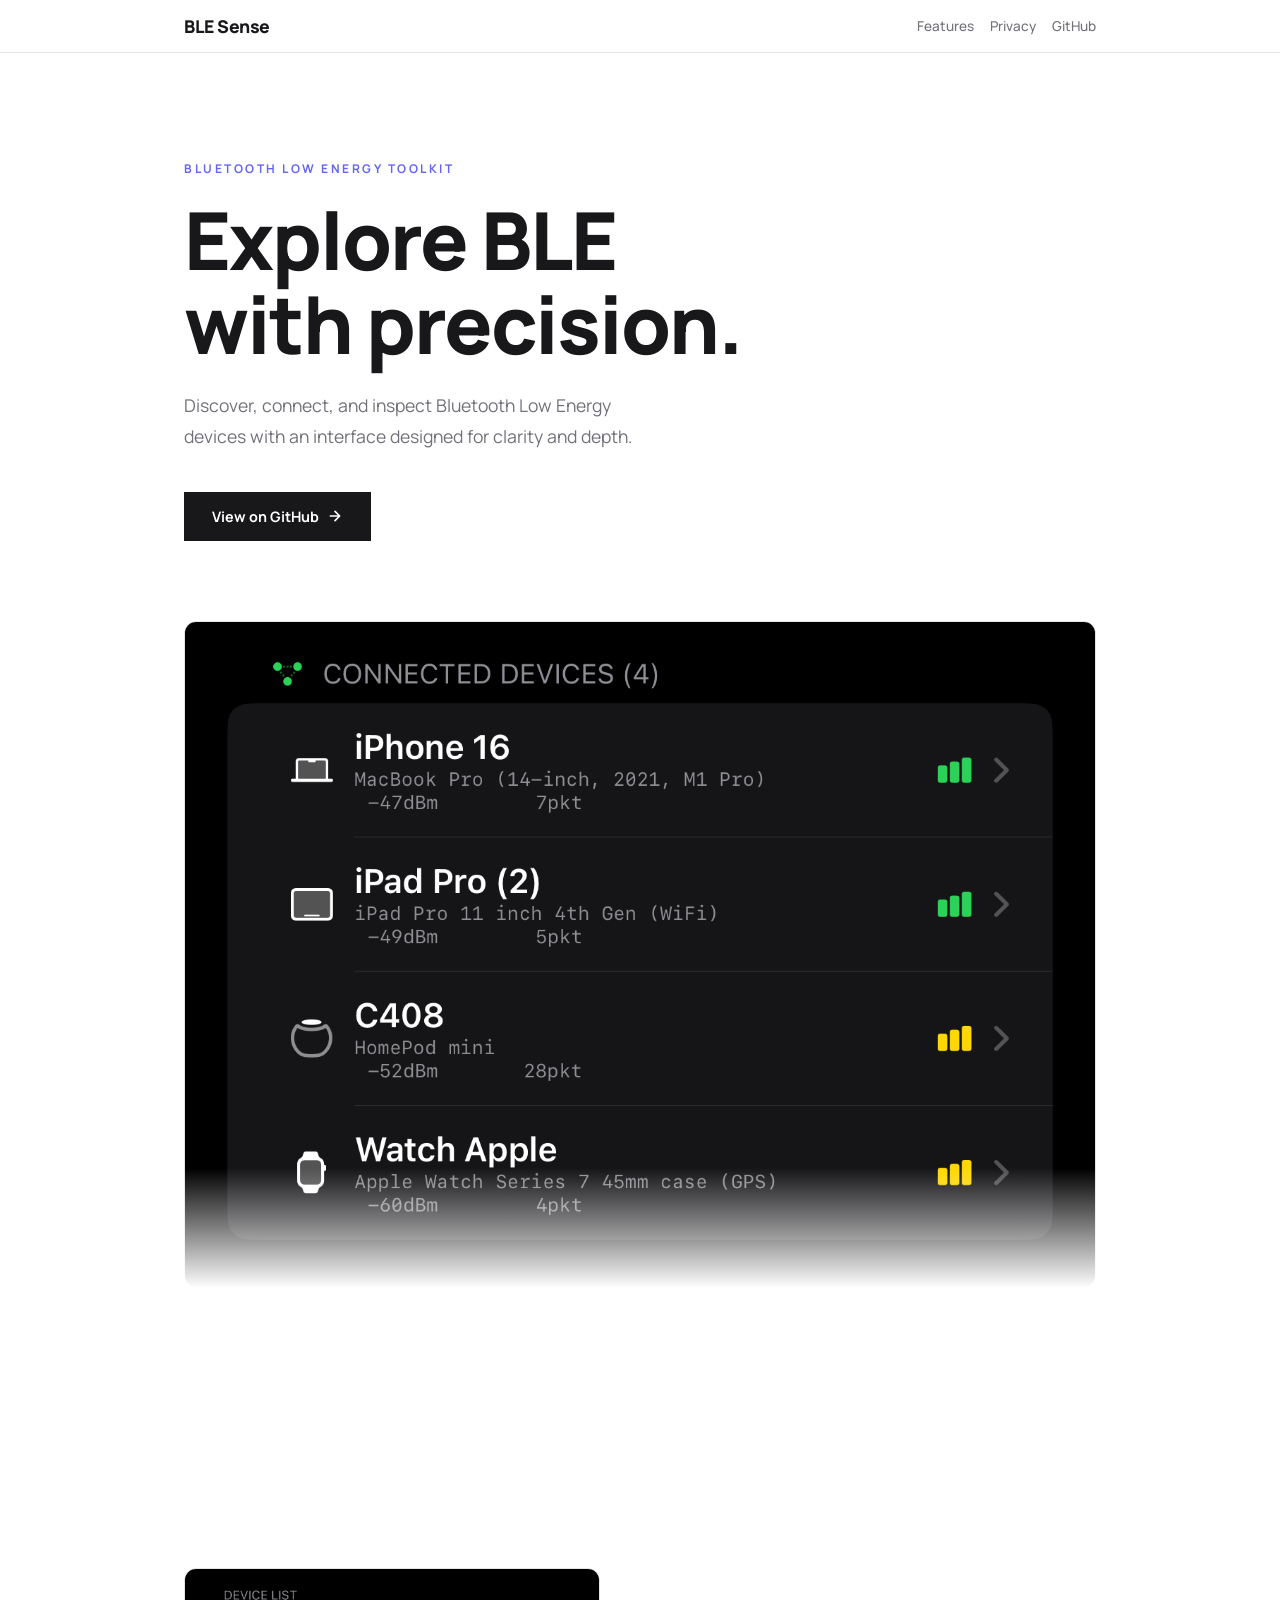
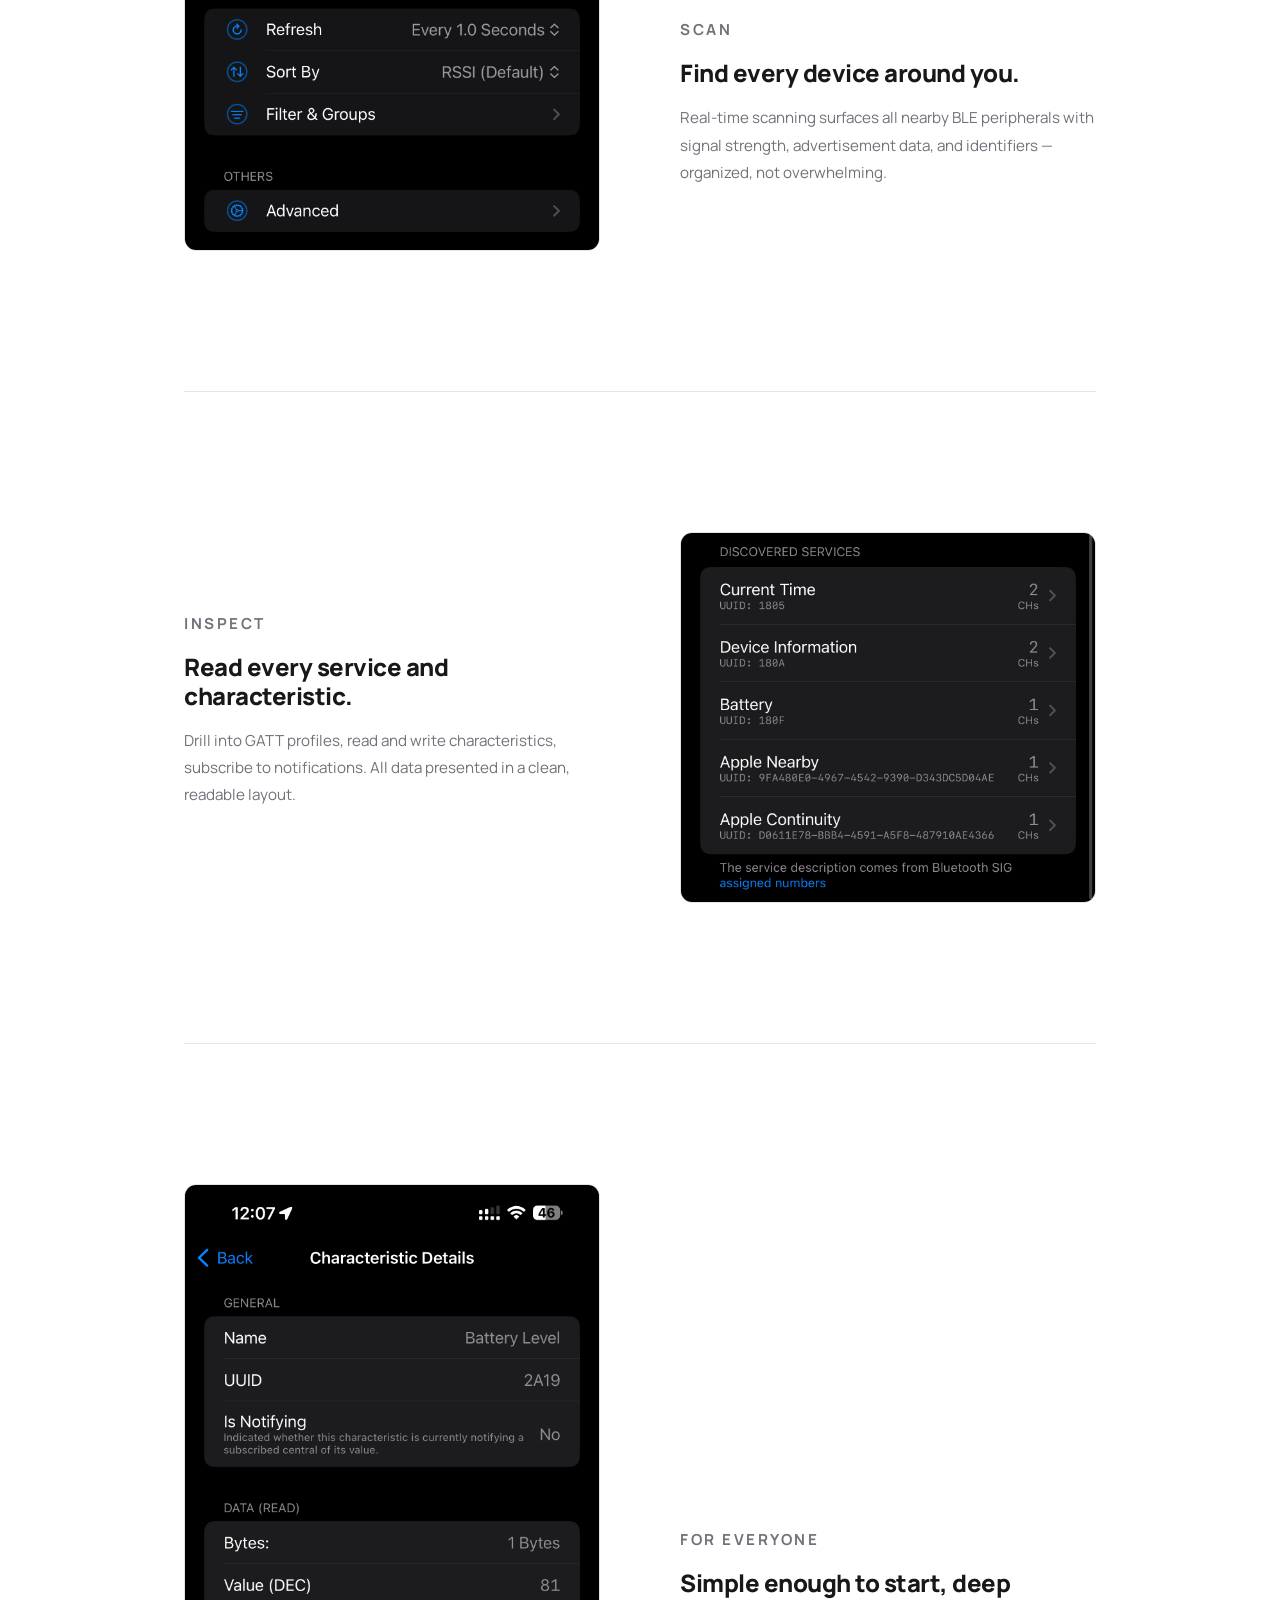
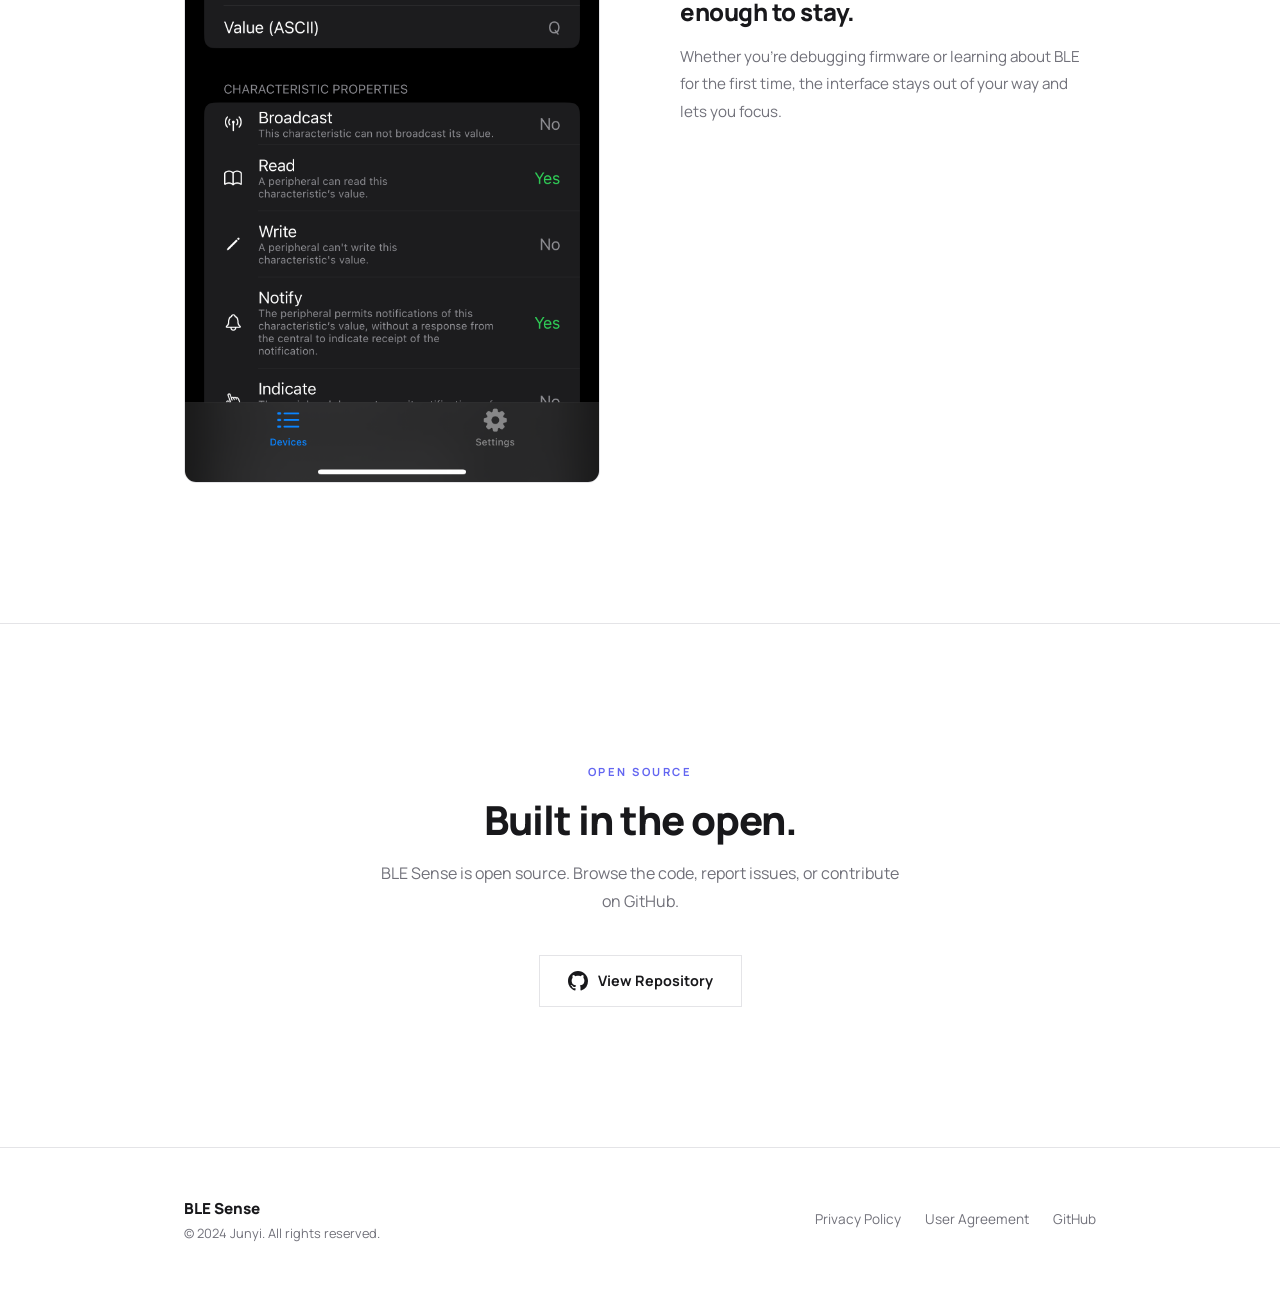
<file: index.html>
<!doctype html>
<html lang="en" data-bs-theme="auto">

<head>
  <script src="./color-modes.js"></script>
  <meta charset="utf-8">
  <meta name="viewport" content="width=device-width, initial-scale=1">
  <meta name="description" content="BLE Sense - Discover, connect, and inspect Bluetooth Low Energy devices.">
  <meta name="author" content="Junyi">
  <title>BLE Sense</title>

  <link href="./bootstrap.min.css" rel="stylesheet">
  <link rel="preconnect" href="https://fonts.googleapis.com">
  <link rel="preconnect" href="https://fonts.gstatic.com" crossorigin>
  <link href="https://fonts.googleapis.com/css2?family=Manrope:wght@400;500;600;700;800&family=JetBrains+Mono:wght@400;500&display=swap" rel="stylesheet">

  <style>
    :root {
      --accent: #6366f1;
      --surface: #fafaf9;
      --text-primary: #18181b;
      --text-muted: #71717a;
      --border: #e4e4e7;
      --section-gap: 140px;
      --ease-out: cubic-bezier(0.16, 1, 0.3, 1);
    }
    [data-bs-theme="dark"] {
      --surface: #1a1a1e;
      --text-primary: #fafafa;
      --text-muted: #a1a1aa;
      --border: #27272a;
    }

    * {
      font-family: 'Manrope', system-ui, sans-serif;
      -webkit-font-smoothing: antialiased;
    }
    code, .mono { font-family: 'JetBrains Mono', monospace; }

    body { color: var(--text-primary); overflow-x: hidden; }

    /* ---- Navbar ---- */
    .navbar-custom {
      backdrop-filter: saturate(180%) blur(20px);
      -webkit-backdrop-filter: saturate(180%) blur(20px);
      background: rgba(var(--bs-body-bg-rgb), 0.85);
      border-bottom: 1px solid var(--border);
      transition: box-shadow 0.3s;
    }
    .navbar-custom.scrolled { box-shadow: 0 1px 20px rgba(0,0,0,0.06); }
    .navbar-brand { font-weight: 800; font-size: 1.1rem; letter-spacing: -0.5px; color: var(--text-primary); }
    .navbar-brand:hover { color: var(--text-primary); }
    .nav-link { font-weight: 500; font-size: 0.85rem; color: var(--text-muted) !important; transition: color 0.2s; }
    .nav-link:hover { color: var(--text-primary) !important; }

    /* ---- Content ---- */
    .content { max-width: 960px; margin: 0 auto; padding: 0 24px; }
    .content-narrow { max-width: 640px; margin: 0 auto; padding: 0 24px; }

    /* ---- Hero ---- */
    .hero {
      padding: 160px 0 var(--section-gap);
      position: relative;
    }
    .hero-label {
      font-size: 0.75rem;
      font-weight: 700;
      text-transform: uppercase;
      letter-spacing: 2.5px;
      color: var(--accent);
      margin-bottom: 20px;
    }
    .hero-title {
      font-size: clamp(2.8rem, 7vw, 5rem);
      font-weight: 800;
      letter-spacing: -2px;
      line-height: 1.05;
      margin-bottom: 24px;
    }
    .hero-sub {
      font-size: 1.1rem;
      line-height: 1.75;
      color: var(--text-muted);
      max-width: 480px;
      margin-bottom: 40px;
    }
    .hero-cta {
      display: inline-flex;
      align-items: center;
      gap: 8px;
      background: var(--text-primary);
      color: var(--bs-body-bg);
      padding: 14px 28px;
      font-weight: 700;
      font-size: 0.9rem;
      text-decoration: none;
      transition: transform 0.2s var(--ease-out), box-shadow 0.2s;
    }
    .hero-cta:hover {
      transform: translateY(-2px);
      box-shadow: 0 8px 24px rgba(0,0,0,0.15);
      color: var(--bs-body-bg);
    }
    .hero-cta svg { transition: transform 0.2s; }
    .hero-cta:hover svg { transform: translateX(3px); }

    /* ---- Hero screenshot ---- */
    .hero-screenshot {
      margin-top: 80px;
      position: relative;
    }
    .hero-screenshot img {
      width: 100%;
      height: auto;
      border: 1px solid var(--border);
      border-radius: 12px;
      display: block;
    }
    .hero-screenshot::after {
      content: "";
      position: absolute;
      bottom: 0; left: 0; right: 0;
      height: 120px;
      background: linear-gradient(to top, var(--bs-body-bg), transparent);
      pointer-events: none;
    }

    /* ---- Sections ---- */
    section { padding: var(--section-gap) 0; }

    .section-label {
      font-size: 0.7rem;
      font-weight: 700;
      text-transform: uppercase;
      letter-spacing: 2.5px;
      color: var(--accent);
      margin-bottom: 16px;
    }
    .section-title {
      font-size: clamp(1.8rem, 4vw, 2.5rem);
      font-weight: 800;
      letter-spacing: -1px;
      line-height: 1.15;
      margin-bottom: 16px;
    }
    .section-desc {
      font-size: 1rem;
      line-height: 1.75;
      color: var(--text-muted);
      max-width: 460px;
    }

    /* ---- Feature rows (alternating image + text) ---- */
    .feature-row {
      display: grid;
      grid-template-columns: 1fr 1fr;
      gap: 80px;
      align-items: center;
      padding: var(--section-gap) 0;
      border-top: 1px solid var(--border);
    }
    .feature-row:first-of-type { border-top: none; }
    .feature-row.reverse .feature-visual { order: 2; }
    .feature-row.reverse .feature-text { order: 1; }
    .feature-visual img {
      width: 100%;
      height: auto;
      border: 1px solid var(--border);
      border-radius: 12px;
      display: block;
    }
    .feature-text h3 {
      font-size: 1.5rem;
      font-weight: 800;
      letter-spacing: -0.5px;
      line-height: 1.2;
      margin-bottom: 16px;
    }
    .feature-text p {
      font-size: 0.95rem;
      line-height: 1.8;
      color: var(--text-muted);
    }

    /* ---- Open source section ---- */
    .oss-section {
      text-align: center;
      border-top: 1px solid var(--border);
    }
    .oss-section .section-desc { margin: 0 auto 40px; max-width: 520px; }
    .oss-cta {
      display: inline-flex;
      align-items: center;
      gap: 10px;
      border: 1.5px solid var(--border);
      padding: 14px 28px;
      font-weight: 700;
      font-size: 0.9rem;
      text-decoration: none;
      color: var(--text-primary);
      transition: border-color 0.2s, transform 0.2s var(--ease-out);
    }
    .oss-cta:hover {
      border-color: var(--text-primary);
      transform: translateY(-2px);
      color: var(--text-primary);
    }

    /* ---- Footer ---- */
    footer {
      border-top: 1px solid var(--border);
      padding: 48px 0;
    }
    footer a {
      color: var(--text-muted);
      text-decoration: none;
      font-size: 0.85rem;
      transition: color 0.2s;
    }
    footer a:hover { color: var(--text-primary); }
    .footer-brand { font-weight: 800; font-size: 0.95rem; color: var(--text-primary); }
    .footer-muted { color: var(--text-muted); font-size: 0.8rem; }

    /* ---- Scroll animations ---- */
    .reveal {
      opacity: 0;
      filter: blur(6px);
      transform: translateY(24px);
      transition: opacity 0.8s var(--ease-out), filter 0.8s var(--ease-out), transform 0.8s var(--ease-out);
    }
    .reveal.visible {
      opacity: 1;
      filter: blur(0);
      transform: translateY(0);
    }
    .reveal-delay-1 { transition-delay: 0.1s; }
    .reveal-delay-2 { transition-delay: 0.2s; }
    .reveal-delay-3 { transition-delay: 0.3s; }

    /* ---- Responsive ---- */
    @media (max-width: 768px) {
      :root { --section-gap: 80px; }
      .hero { padding-top: 120px; }
      .feature-row {
        grid-template-columns: 1fr;
        gap: 40px;
      }
      .feature-row.reverse .feature-visual { order: 0; }
      .feature-row.reverse .feature-text { order: 0; }
      .hero-screenshot { margin-top: 48px; }
    }
  </style>
</head>

<body>

  <!-- Navbar -->
  <nav class="navbar navbar-expand-md navbar-custom fixed-top py-2" id="mainNav">
    <div class="content d-flex align-items-center justify-content-between w-100">
      <a class="navbar-brand" href="/">BLE Sense</a>
      <div class="d-flex gap-3 align-items-center">
        <a class="nav-link" href="#features">Features</a>
        <a class="nav-link d-none d-sm-inline" href="privacy.html">Privacy</a>
        <a class="nav-link" href="https://github.com/BLE-Sense">GitHub</a>
      </div>
    </div>
  </nav>

  <main>

    <!-- Hero -->
    <section class="hero">
      <div class="content">
        <div class="reveal">
          <p class="hero-label">Bluetooth Low Energy Toolkit</p>
        </div>
        <h1 class="hero-title reveal reveal-delay-1">
          Explore BLE<br>with precision.
        </h1>
        <p class="hero-sub reveal reveal-delay-2">
          Discover, connect, and inspect Bluetooth Low Energy devices with an interface designed for clarity and depth.
        </p>
        <a href="https://github.com/BLE-Sense" class="hero-cta reveal reveal-delay-3">
          View on GitHub
          <svg width="16" height="16" fill="none" stroke="currentColor" stroke-width="2.5" stroke-linecap="round" stroke-linejoin="round" viewBox="0 0 24 24"><path d="M5 12h14m-7-7 7 7-7 7"/></svg>
        </a>

        <div class="hero-screenshot reveal reveal-delay-3">
          <img src="IMG_1044.PNG" alt="BLE Sense scanning interface">
        </div>
      </div>
    </section>

    <!-- Features -->
    <div class="content" id="features">

      <div class="feature-row reveal">
        <div class="feature-visual">
          <img src="IMG_1042.PNG" alt="Device management">
        </div>
        <div class="feature-text">
          <p class="section-label">Scan</p>
          <h3>Find every device around you.</h3>
          <p>Real-time scanning surfaces all nearby BLE peripherals with signal strength, advertisement data, and identifiers — organized, not overwhelming.</p>
        </div>
      </div>

      <div class="feature-row reverse reveal">
        <div class="feature-visual">
          <img src="IMG_1045.jpg" alt="Service inspection">
        </div>
        <div class="feature-text">
          <p class="section-label">Inspect</p>
          <h3>Read every service and characteristic.</h3>
          <p>Drill into GATT profiles, read and write characteristics, subscribe to notifications. All data presented in a clean, readable layout.</p>
        </div>
      </div>

      <div class="feature-row reveal">
        <div class="feature-visual">
          <img src="IMG_1046.PNG" alt="User-friendly interface">
        </div>
        <div class="feature-text">
          <p class="section-label">For Everyone</p>
          <h3>Simple enough to start, deep enough to stay.</h3>
          <p>Whether you're debugging firmware or learning about BLE for the first time, the interface stays out of your way and lets you focus.</p>
        </div>
      </div>

    </div>

    <!-- Open Source -->
    <section class="oss-section reveal">
      <div class="content">
        <p class="section-label">Open Source</p>
        <h2 class="section-title">Built in the open.</h2>
        <p class="section-desc">
          BLE Sense is open source. Browse the code, report issues, or contribute on GitHub.
        </p>
        <a href="https://github.com/BLE-Sense" class="oss-cta">
          <svg width="20" height="20" fill="currentColor" viewBox="0 0 24 24"><path d="M12 0C5.37 0 0 5.37 0 12c0 5.31 3.435 9.795 8.205 11.385.6.105.825-.255.825-.57 0-.285-.015-1.23-.015-2.235-3.015.555-3.795-.735-4.035-1.41-.135-.345-.72-1.41-1.23-1.695-.42-.225-1.02-.78-.015-.795.945-.015 1.62.87 1.845 1.23 1.08 1.815 2.805 1.305 3.495.99.105-.78.42-1.305.765-1.605-2.67-.3-5.46-1.335-5.46-5.925 0-1.305.465-2.385 1.23-3.225-.12-.3-.54-1.53.12-3.18 0 0 1.005-.315 3.3 1.23.96-.27 1.98-.405 3-.405s2.04.135 3 .405c2.295-1.56 3.3-1.23 3.3-1.23.66 1.65.24 2.88.12 3.18.765.84 1.23 1.905 1.23 3.225 0 4.605-2.805 5.625-5.475 5.925.435.375.81 1.095.81 2.22 0 1.605-.015 2.895-.015 3.3 0 .315.225.69.825.57A12.02 12.02 0 0 0 24 12c0-6.63-5.37-12-12-12z"/></svg>
          View Repository
        </a>
      </div>
    </section>

  </main>

  <!-- Footer -->
  <footer>
    <div class="content">
      <div class="d-flex flex-column flex-md-row justify-content-between align-items-start align-items-md-center gap-3">
        <div>
          <span class="footer-brand">BLE Sense</span>
          <p class="footer-muted mb-0 mt-1">&copy; 2024 Junyi. All rights reserved.</p>
        </div>
        <div class="d-flex gap-4">
          <a href="privacy.html">Privacy Policy</a>
          <a href="agreement.html">User Agreement</a>
          <a href="https://github.com/BLE-Sense">GitHub</a>
        </div>
      </div>
    </div>
  </footer>

  <script src="./bootstrap.bundle.min.js"></script>
  <script>
    // Navbar shadow
    const nav = document.getElementById('mainNav');
    window.addEventListener('scroll', () => {
      nav.classList.toggle('scrolled', window.scrollY > 10);
    });

    // Scroll reveal (IntersectionObserver + blur/translate)
    const observer = new IntersectionObserver((entries) => {
      entries.forEach(entry => {
        if (entry.isIntersecting) {
          entry.target.classList.add('visible');
          observer.unobserve(entry.target);
        }
      });
    }, { threshold: 0.1, rootMargin: '0px 0px -50px 0px' });

    document.querySelectorAll('.reveal').forEach(el => observer.observe(el));
  </script>
</body>

</html>
</file>
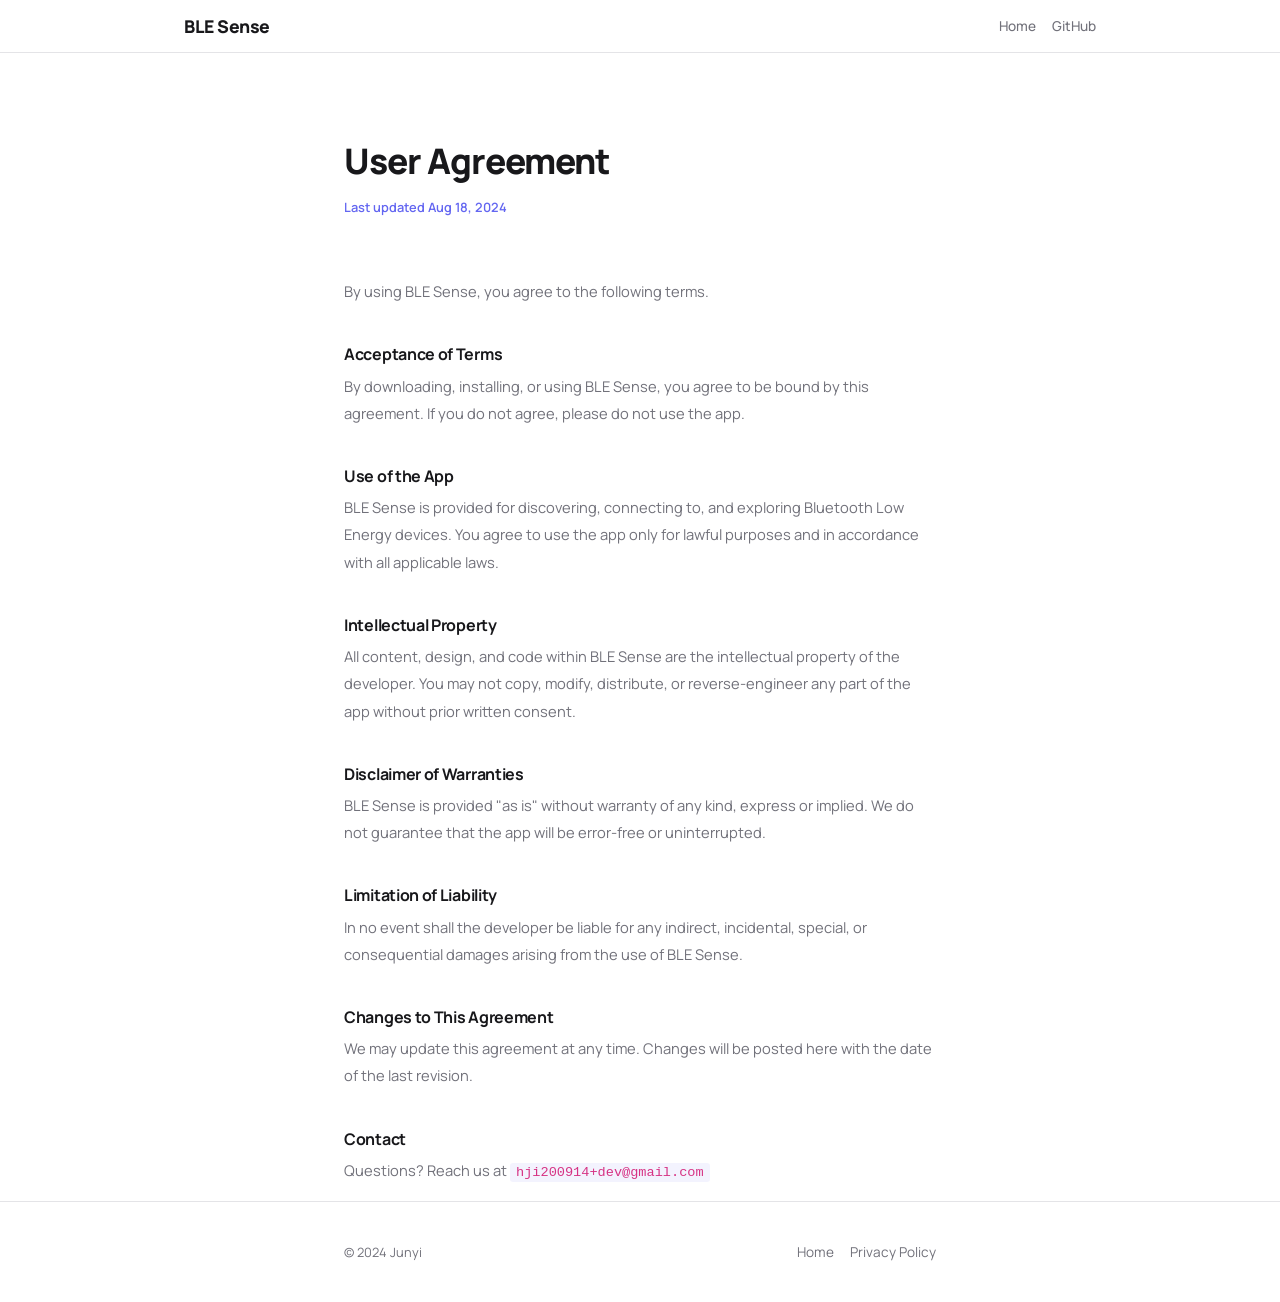
<file: agreement.html>
<!doctype html>
<html lang="en" class="h-100" data-bs-theme="auto">
  <head>
    <script src="./color-modes.js"></script>
    <meta charset="utf-8">
    <meta name="viewport" content="width=device-width, initial-scale=1">
    <meta name="description" content="User Agreement - BLE Sense">
    <meta name="author" content="Junyi">
    <title>User Agreement - BLE Sense</title>

    <link href="./bootstrap.min.css" rel="stylesheet">
    <link rel="preconnect" href="https://fonts.googleapis.com">
    <link rel="preconnect" href="https://fonts.gstatic.com" crossorigin>
    <link href="https://fonts.googleapis.com/css2?family=Manrope:wght@400;500;600;700;800&display=swap" rel="stylesheet">

    <style>
      :root {
        --accent: #6366f1;
        --text-primary: #18181b;
        --text-muted: #71717a;
        --border: #e4e4e7;
        --ease-out: cubic-bezier(0.16, 1, 0.3, 1);
      }
      [data-bs-theme="dark"] {
        --text-primary: #fafafa;
        --text-muted: #a1a1aa;
        --border: #27272a;
      }
      * { font-family: 'Manrope', system-ui, sans-serif; -webkit-font-smoothing: antialiased; }
      body { color: var(--text-primary); }
      .content { max-width: 640px; margin: 0 auto; padding: 0 24px; }

      .navbar-custom {
        backdrop-filter: saturate(180%) blur(20px);
        -webkit-backdrop-filter: saturate(180%) blur(20px);
        background: rgba(var(--bs-body-bg-rgb), 0.85);
        border-bottom: 1px solid var(--border);
      }
      .navbar-brand { font-weight: 800; font-size: 1.1rem; letter-spacing: -0.5px; color: var(--text-primary); }
      .navbar-brand:hover { color: var(--text-primary); }
      .nav-link { font-weight: 500; font-size: 0.85rem; color: var(--text-muted) !important; transition: color 0.2s; }
      .nav-link:hover { color: var(--text-primary) !important; }

      .legal-header { padding: 140px 0 60px; }
      .legal-header h1 { font-size: 2.2rem; font-weight: 800; letter-spacing: -1px; margin-bottom: 12px; }
      .legal-date { font-size: 0.8rem; font-weight: 600; color: var(--accent); }

      .legal-content h3 {
        font-weight: 700;
        font-size: 1rem;
        margin-top: 2.5rem;
        margin-bottom: 8px;
        letter-spacing: -0.3px;
      }
      .legal-content p {
        color: var(--text-muted);
        line-height: 1.85;
        font-size: 0.92rem;
      }
      .legal-content code {
        font-size: 0.85rem;
        background: rgba(99,102,241,0.08);
        padding: 2px 6px;
        border-radius: 3px;
      }

      footer { border-top: 1px solid var(--border); padding: 40px 0; margin-top: 80px; }
      footer a { color: var(--text-muted); text-decoration: none; font-size: 0.85rem; transition: color 0.2s; }
      footer a:hover { color: var(--text-primary); }
    </style>
  </head>

  <body class="d-flex flex-column h-100">

    <nav class="navbar navbar-expand-md navbar-custom fixed-top py-2">
      <div class="content d-flex align-items-center justify-content-between w-100" style="max-width:960px">
        <a class="navbar-brand" href="/">BLE Sense</a>
        <div class="d-flex gap-3 align-items-center">
          <a class="nav-link" href="index.html">Home</a>
          <a class="nav-link" href="https://github.com/BLE-Sense">GitHub</a>
        </div>
      </div>
    </nav>

    <div class="legal-header">
      <div class="content">
        <h1>User Agreement</h1>
        <span class="legal-date">Last updated Aug 18, 2024</span>
      </div>
    </div>

    <main class="flex-shrink-0">
      <div class="content legal-content">
        <p>By using BLE Sense, you agree to the following terms.</p>

        <h3>Acceptance of Terms</h3>
        <p>By downloading, installing, or using BLE Sense, you agree to be bound by this agreement. If you do not agree, please do not use the app.</p>

        <h3>Use of the App</h3>
        <p>BLE Sense is provided for discovering, connecting to, and exploring Bluetooth Low Energy devices. You agree to use the app only for lawful purposes and in accordance with all applicable laws.</p>

        <h3>Intellectual Property</h3>
        <p>All content, design, and code within BLE Sense are the intellectual property of the developer. You may not copy, modify, distribute, or reverse-engineer any part of the app without prior written consent.</p>

        <h3>Disclaimer of Warranties</h3>
        <p>BLE Sense is provided "as is" without warranty of any kind, express or implied. We do not guarantee that the app will be error-free or uninterrupted.</p>

        <h3>Limitation of Liability</h3>
        <p>In no event shall the developer be liable for any indirect, incidental, special, or consequential damages arising from the use of BLE Sense.</p>

        <h3>Changes to This Agreement</h3>
        <p>We may update this agreement at any time. Changes will be posted here with the date of the last revision.</p>

        <h3>Contact</h3>
        <p>Questions? Reach us at <code>hji200914+dev@gmail.com</code></p>
      </div>
    </main>

    <footer class="mt-auto">
      <div class="content d-flex justify-content-between align-items-center">
        <span style="color:var(--text-muted);font-size:0.8rem">&copy; 2024 Junyi</span>
        <div class="d-flex gap-3">
          <a href="index.html">Home</a>
          <a href="privacy.html">Privacy Policy</a>
        </div>
      </div>
    </footer>

    <script src="./bootstrap.bundle.min.js"></script>
  </body>
</html>
</file>
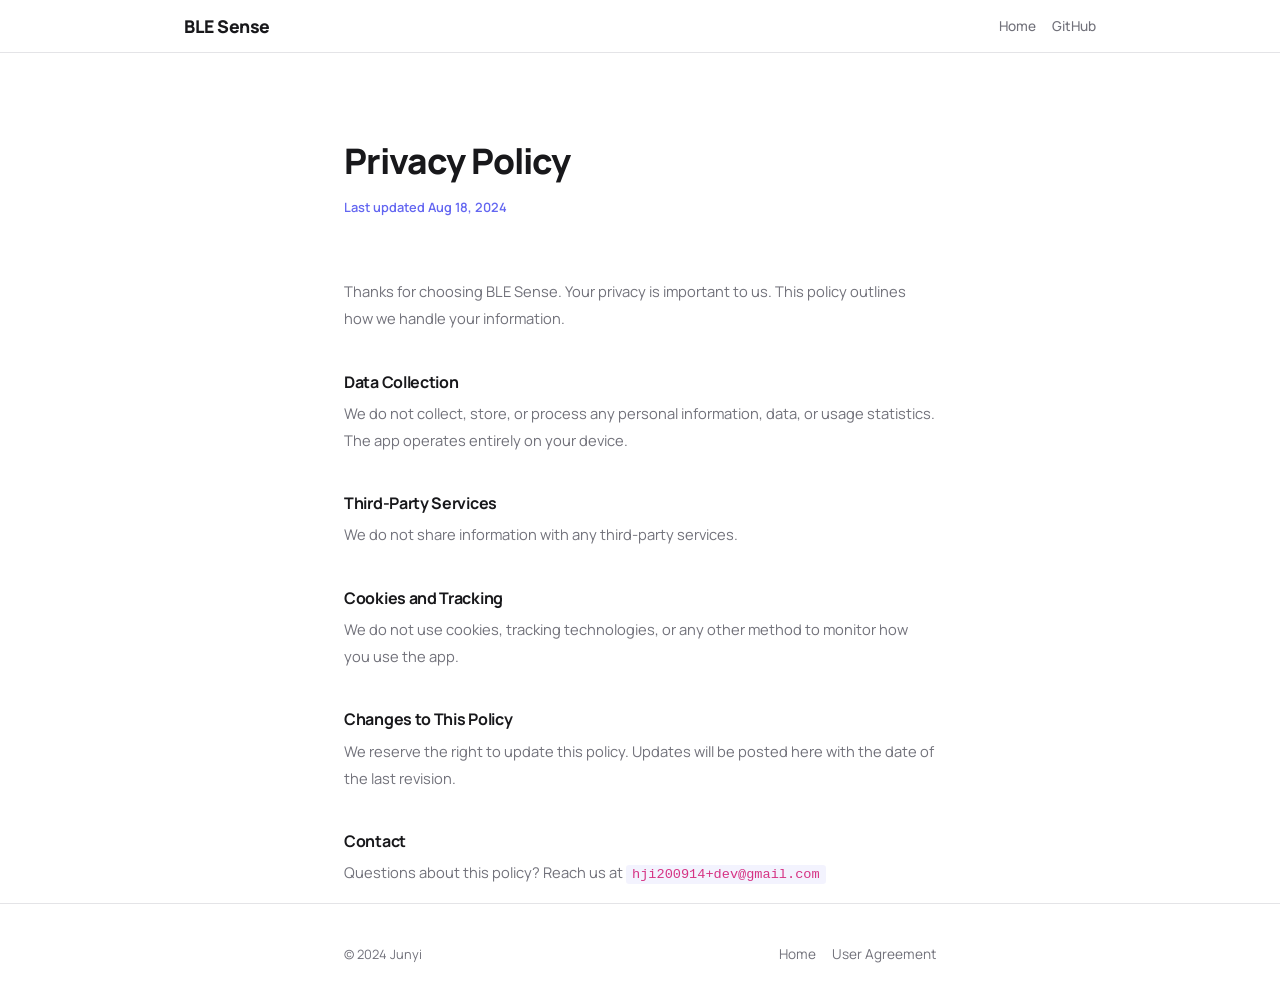
<file: privacy.html>
<!doctype html>
<html lang="en" class="h-100" data-bs-theme="auto">
  <head>
    <script src="./color-modes.js"></script>
    <meta charset="utf-8">
    <meta name="viewport" content="width=device-width, initial-scale=1">
    <meta name="description" content="Privacy Policy - BLE Sense">
    <meta name="author" content="Junyi">
    <title>Privacy Policy - BLE Sense</title>

    <link href="./bootstrap.min.css" rel="stylesheet">
    <link rel="preconnect" href="https://fonts.googleapis.com">
    <link rel="preconnect" href="https://fonts.gstatic.com" crossorigin>
    <link href="https://fonts.googleapis.com/css2?family=Manrope:wght@400;500;600;700;800&display=swap" rel="stylesheet">

    <style>
      :root {
        --accent: #6366f1;
        --text-primary: #18181b;
        --text-muted: #71717a;
        --border: #e4e4e7;
        --ease-out: cubic-bezier(0.16, 1, 0.3, 1);
      }
      [data-bs-theme="dark"] {
        --text-primary: #fafafa;
        --text-muted: #a1a1aa;
        --border: #27272a;
      }
      * { font-family: 'Manrope', system-ui, sans-serif; -webkit-font-smoothing: antialiased; }
      body { color: var(--text-primary); }
      .content { max-width: 640px; margin: 0 auto; padding: 0 24px; }

      .navbar-custom {
        backdrop-filter: saturate(180%) blur(20px);
        -webkit-backdrop-filter: saturate(180%) blur(20px);
        background: rgba(var(--bs-body-bg-rgb), 0.85);
        border-bottom: 1px solid var(--border);
      }
      .navbar-brand { font-weight: 800; font-size: 1.1rem; letter-spacing: -0.5px; color: var(--text-primary); }
      .navbar-brand:hover { color: var(--text-primary); }
      .nav-link { font-weight: 500; font-size: 0.85rem; color: var(--text-muted) !important; transition: color 0.2s; }
      .nav-link:hover { color: var(--text-primary) !important; }

      .legal-header { padding: 140px 0 60px; }
      .legal-header h1 { font-size: 2.2rem; font-weight: 800; letter-spacing: -1px; margin-bottom: 12px; }
      .legal-date { font-size: 0.8rem; font-weight: 600; color: var(--accent); }

      .legal-content h3 {
        font-weight: 700;
        font-size: 1rem;
        margin-top: 2.5rem;
        margin-bottom: 8px;
        letter-spacing: -0.3px;
      }
      .legal-content p {
        color: var(--text-muted);
        line-height: 1.85;
        font-size: 0.92rem;
      }
      .legal-content code {
        font-size: 0.85rem;
        background: rgba(99,102,241,0.08);
        padding: 2px 6px;
        border-radius: 3px;
      }

      footer { border-top: 1px solid var(--border); padding: 40px 0; margin-top: 80px; }
      footer a { color: var(--text-muted); text-decoration: none; font-size: 0.85rem; transition: color 0.2s; }
      footer a:hover { color: var(--text-primary); }
    </style>
  </head>

  <body class="d-flex flex-column h-100">

    <nav class="navbar navbar-expand-md navbar-custom fixed-top py-2">
      <div class="content d-flex align-items-center justify-content-between w-100" style="max-width:960px">
        <a class="navbar-brand" href="/">BLE Sense</a>
        <div class="d-flex gap-3 align-items-center">
          <a class="nav-link" href="index.html">Home</a>
          <a class="nav-link" href="https://github.com/BLE-Sense">GitHub</a>
        </div>
      </div>
    </nav>

    <div class="legal-header">
      <div class="content">
        <h1>Privacy Policy</h1>
        <span class="legal-date">Last updated Aug 18, 2024</span>
      </div>
    </div>

    <main class="flex-shrink-0">
      <div class="content legal-content">
        <p>Thanks for choosing BLE Sense. Your privacy is important to us. This policy outlines how we handle your information.</p>

        <h3>Data Collection</h3>
        <p>We do not collect, store, or process any personal information, data, or usage statistics. The app operates entirely on your device.</p>

        <h3>Third-Party Services</h3>
        <p>We do not share information with any third-party services.</p>

        <h3>Cookies and Tracking</h3>
        <p>We do not use cookies, tracking technologies, or any other method to monitor how you use the app.</p>

        <h3>Changes to This Policy</h3>
        <p>We reserve the right to update this policy. Updates will be posted here with the date of the last revision.</p>

        <h3>Contact</h3>
        <p>Questions about this policy? Reach us at <code>hji200914+dev@gmail.com</code></p>
      </div>
    </main>

    <footer class="mt-auto">
      <div class="content d-flex justify-content-between align-items-center">
        <span style="color:var(--text-muted);font-size:0.8rem">&copy; 2024 Junyi</span>
        <div class="d-flex gap-3">
          <a href="index.html">Home</a>
          <a href="agreement.html">User Agreement</a>
        </div>
      </div>
    </footer>

    <script src="./bootstrap.bundle.min.js"></script>
  </body>
</html>
</file>
